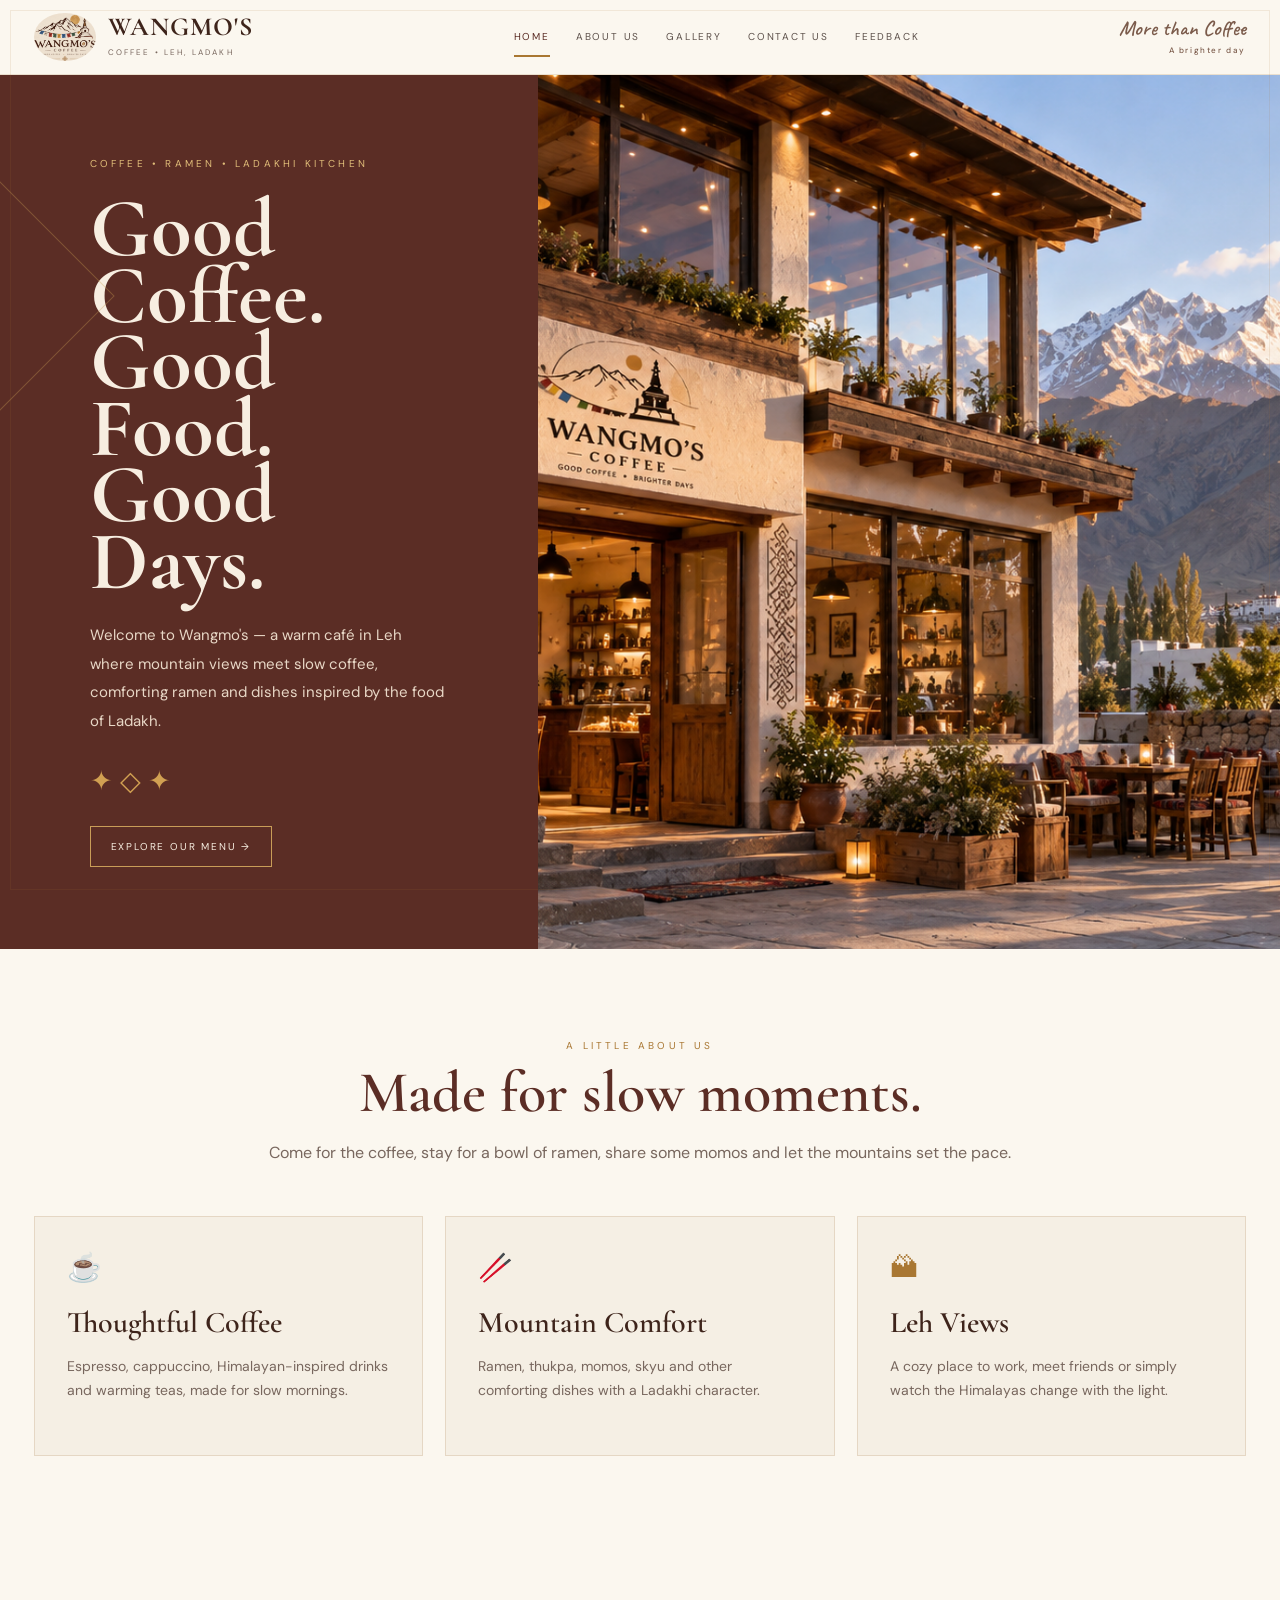
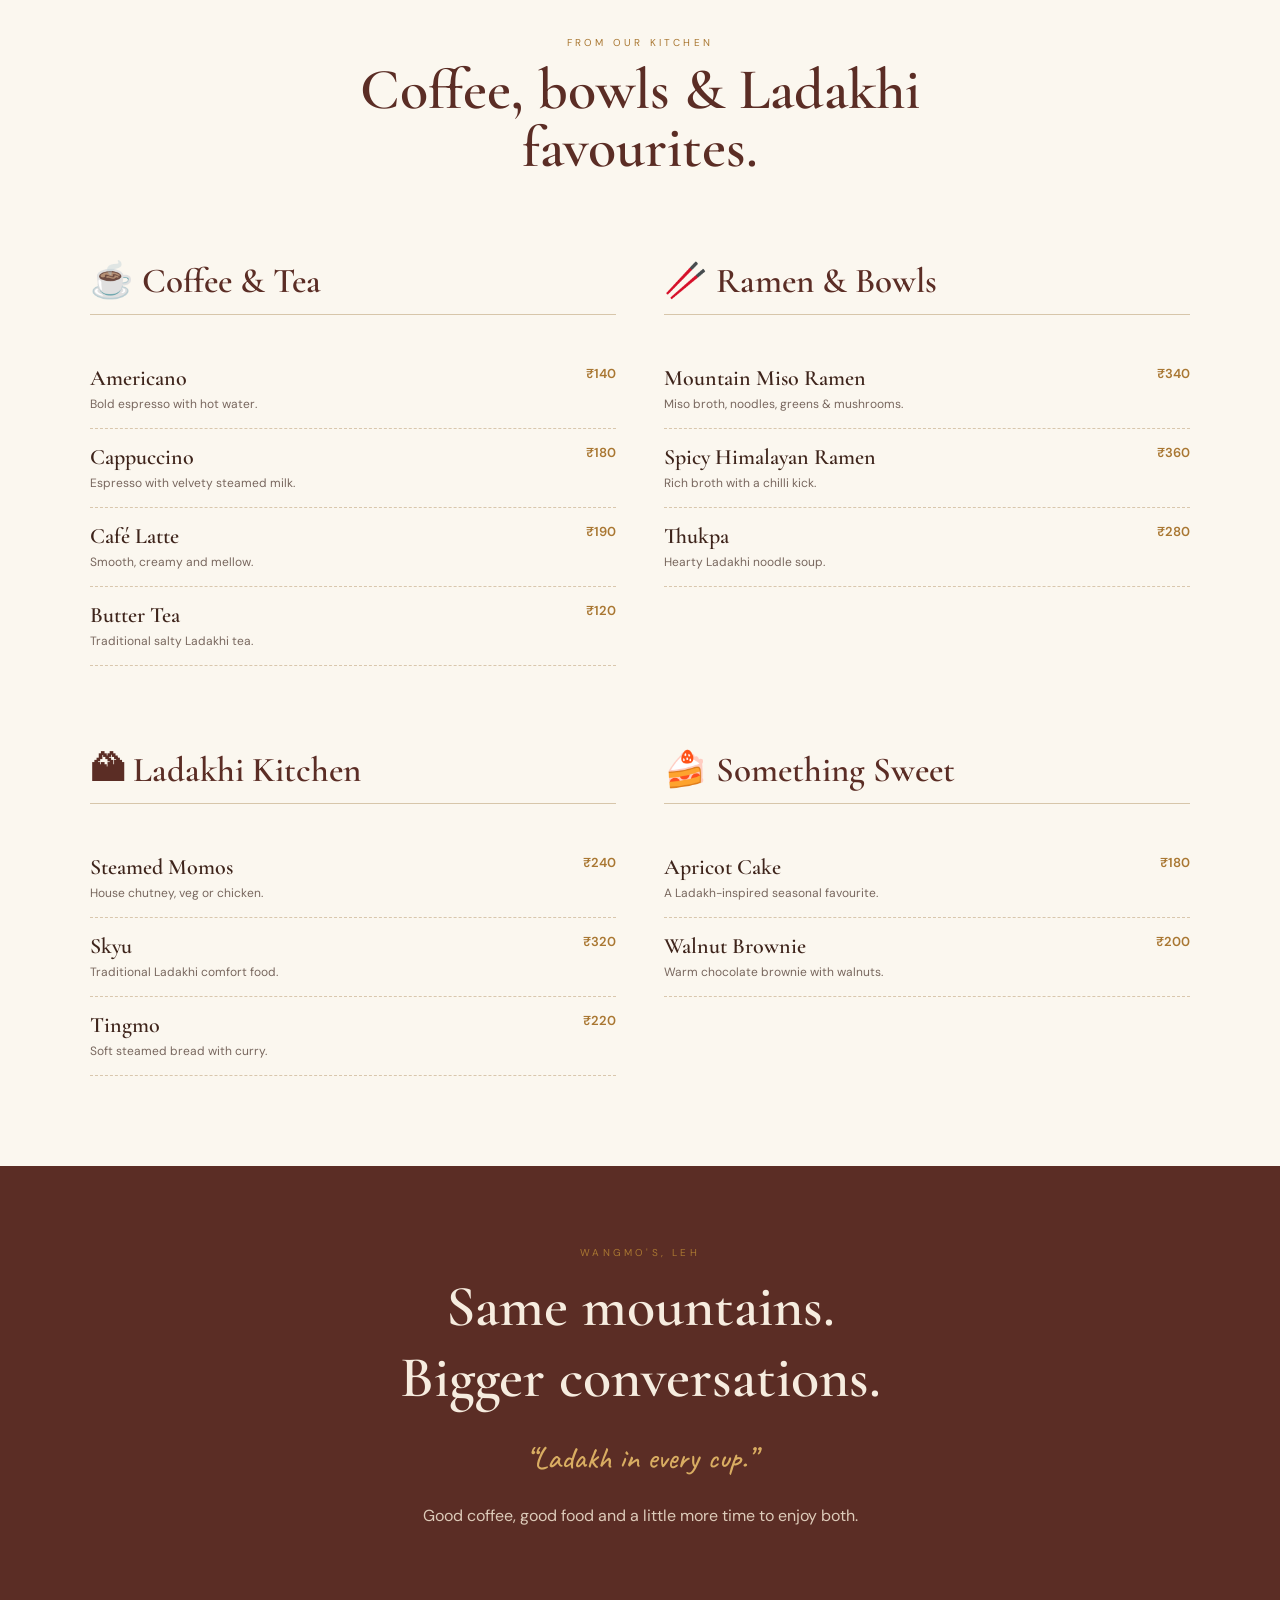
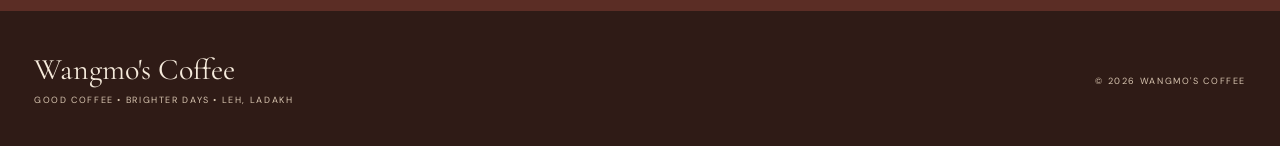
<file: index.html>
<!doctype html><html lang="en"><head><meta charset="utf-8"><meta name="viewport" content="width=device-width,initial-scale=1"><title>Wangmo's Coffee — Leh, Ladakh</title><meta name="description" content="Wangmo's Coffee in Leh — coffee, ramen and Ladakhi comfort food."><link rel="stylesheet" href="css/style.css"></head><body>
<header class="nav"><div class="nav-inner"><a class="brand" href="index.html"><img class="brand-mark" src="images/wangmos-logo.jpg" alt="Wangmo's Coffee"><div><div class="brand-name">WANGMO'S</div><div class="brand-sub">COFFEE • LEH, LADAKH</div></div></a><button class="menu-btn" aria-label="Open navigation">☰</button><nav class="links"><a class="active" href="index.html">Home</a><a href="about.html">About Us</a><a href="gallery.html">Gallery</a><a href="contact.html">Contact Us</a><a href="feedback.html">Feedback</a></nav><div class="tagline">More than Coffee<br><small>A brighter day</small></div></div></header>
<main><section class="hero"><div class="hero-copy"><div class="kicker">Coffee • Ramen • Ladakhi Kitchen</div><h1>Good Coffee.<br>Good Food.<br>Good Days.</h1><p>Welcome to Wangmo's — a warm café in Leh where mountain views meet slow coffee, comforting ramen and dishes inspired by the food of Ladakh.</p><div class="ornament">✦ ◇ ✦</div><a class="btn" href="#menu">Explore our menu →</a></div><div class="hero-image"><img src="images/exterior.png" alt="Wangmo's Coffee in a Himalayan setting"></div></section>
<section class="section"><div class="section-head"><div class="eyebrow">A little about us</div><h2>Made for slow moments.</h2><p>Come for the coffee, stay for a bowl of ramen, share some momos and let the mountains set the pace.</p></div><div class="cards"><article class="card"><div class="icon">☕</div><h3>Thoughtful Coffee</h3><p>Espresso, cappuccino, Himalayan-inspired drinks and warming teas, made for slow mornings.</p></article><article class="card"><div class="icon">🥢</div><h3>Mountain Comfort</h3><p>Ramen, thukpa, momos, skyu and other comforting dishes with a Ladakhi character.</p></article><article class="card"><div class="icon">🏔</div><h3>Leh Views</h3><p>A cozy place to work, meet friends or simply watch the Himalayas change with the light.</p></article></div></section>
<section class="section" id="menu"><div class="section-head"><div class="eyebrow">From our kitchen</div><h2>Coffee, bowls & Ladakhi favourites.</h2></div><div class="menu-grid"><div class="menu-col"><h3>☕ Coffee & Tea</h3><div class="item"><div><span class="item-name">Americano</span><span class="item-desc">Bold espresso with hot water.</span></div><span class="price">₹140</span></div><div class="item"><div><span class="item-name">Cappuccino</span><span class="item-desc">Espresso with velvety steamed milk.</span></div><span class="price">₹180</span></div><div class="item"><div><span class="item-name">Café Latte</span><span class="item-desc">Smooth, creamy and mellow.</span></div><span class="price">₹190</span></div><div class="item"><div><span class="item-name">Butter Tea</span><span class="item-desc">Traditional salty Ladakhi tea.</span></div><span class="price">₹120</span></div></div><div class="menu-col"><h3>🥢 Ramen & Bowls</h3><div class="item"><div><span class="item-name">Mountain Miso Ramen</span><span class="item-desc">Miso broth, noodles, greens & mushrooms.</span></div><span class="price">₹340</span></div><div class="item"><div><span class="item-name">Spicy Himalayan Ramen</span><span class="item-desc">Rich broth with a chilli kick.</span></div><span class="price">₹360</span></div><div class="item"><div><span class="item-name">Thukpa</span><span class="item-desc">Hearty Ladakhi noodle soup.</span></div><span class="price">₹280</span></div></div><div class="menu-col"><h3>🏔 Ladakhi Kitchen</h3><div class="item"><div><span class="item-name">Steamed Momos</span><span class="item-desc">House chutney, veg or chicken.</span></div><span class="price">₹240</span></div><div class="item"><div><span class="item-name">Skyu</span><span class="item-desc">Traditional Ladakhi comfort food.</span></div><span class="price">₹320</span></div><div class="item"><div><span class="item-name">Tingmo</span><span class="item-desc">Soft steamed bread with curry.</span></div><span class="price">₹220</span></div></div><div class="menu-col"><h3>🍰 Something Sweet</h3><div class="item"><div><span class="item-name">Apricot Cake</span><span class="item-desc">A Ladakh-inspired seasonal favourite.</span></div><span class="price">₹180</span></div><div class="item"><div><span class="item-name">Walnut Brownie</span><span class="item-desc">Warm chocolate brownie with walnuts.</span></div><span class="price">₹200</span></div></div></div></section>
<section class="feature"><div class="eyebrow">Wangmo's, Leh</div><h2>Same mountains.<br>Bigger conversations.</h2><div class="quote">“Ladakh in every cup.”</div><p>Good coffee, good food and a little more time to enjoy both.</p></section>
</main><footer><div class="footer-inner"><div><div class="footer-logo">Wangmo's Coffee</div><div class="footer-small">GOOD COFFEE • BRIGHTER DAYS • LEH, LADAKH</div></div><div class="footer-small">© <span data-year></span> WANGMO'S COFFEE</div></div></footer><script src="js/script.js"></script></body></html>
</file>
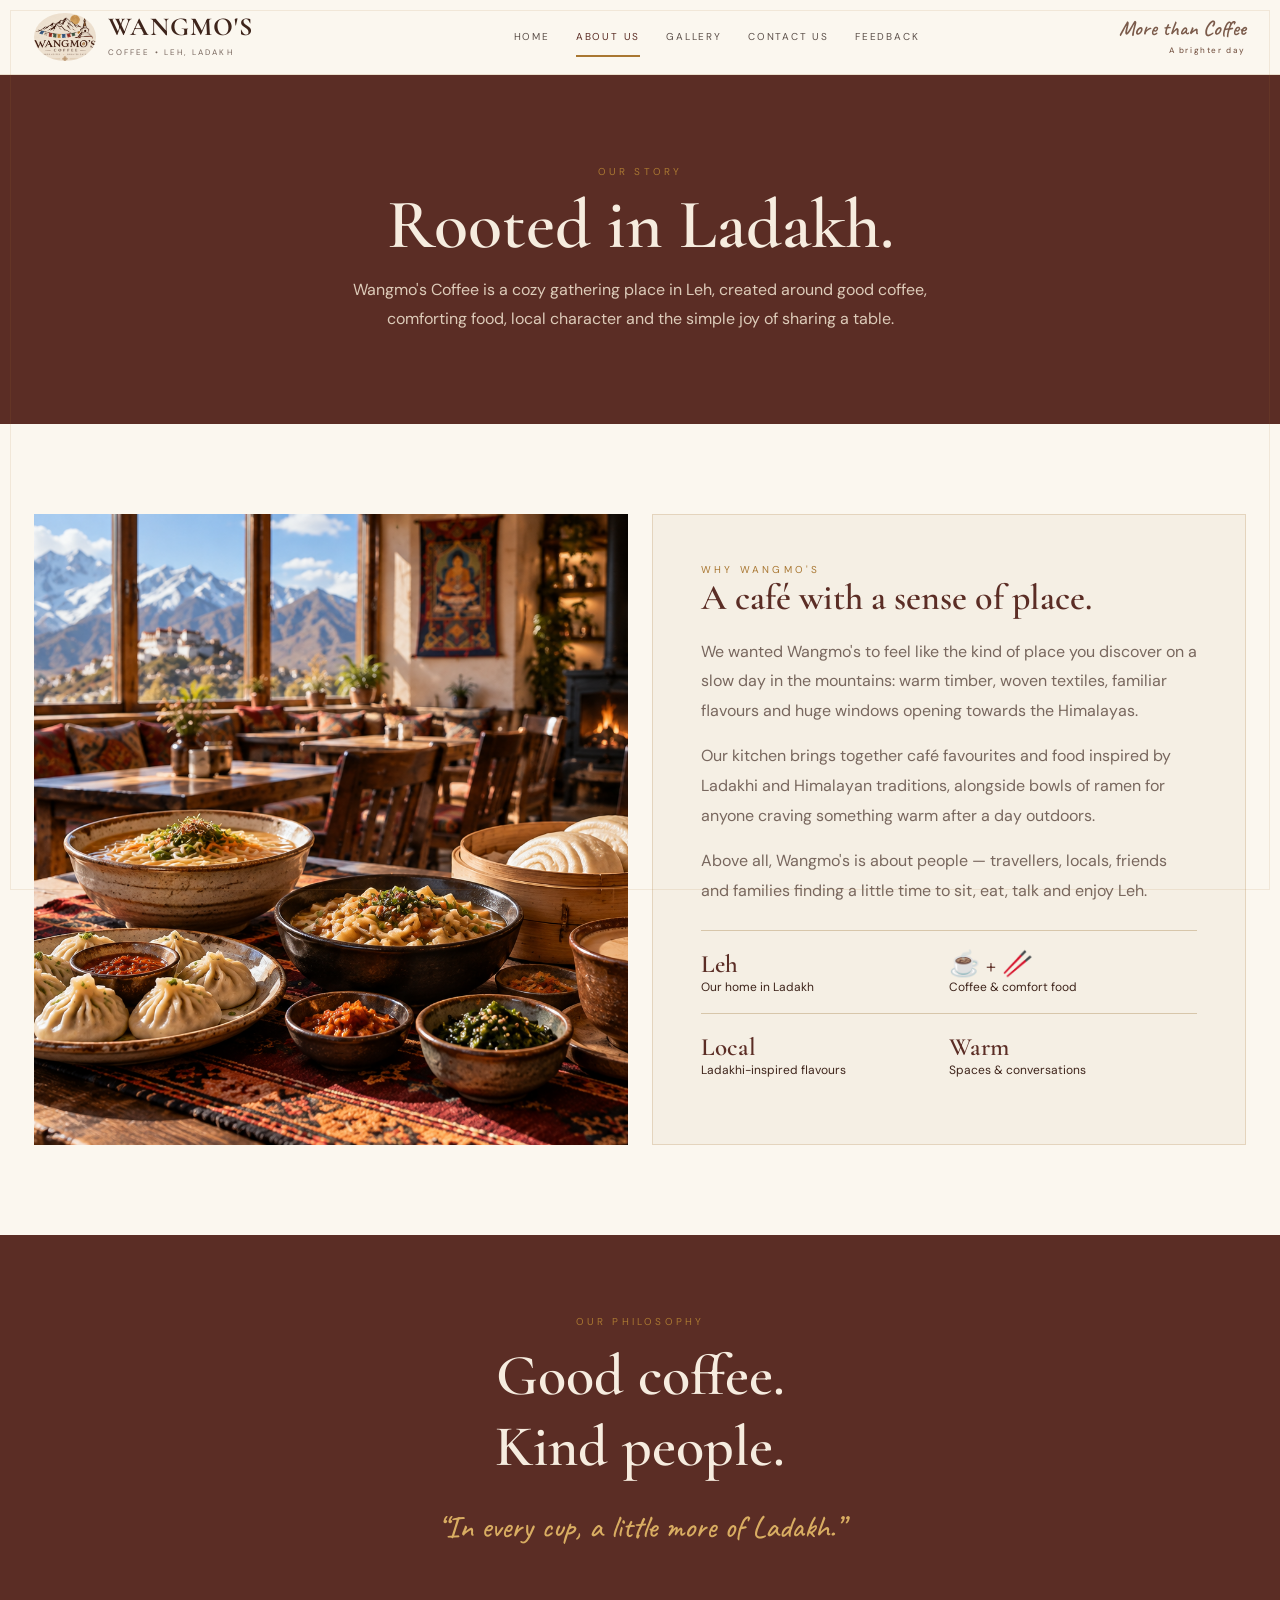
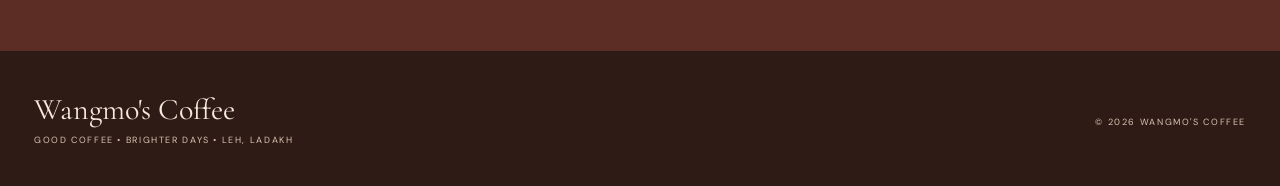
<file: about.html>
<!doctype html><html lang="en"><head><meta charset="utf-8"><meta name="viewport" content="width=device-width,initial-scale=1"><title>About Us — Wangmo's Coffee</title><link rel="stylesheet" href="css/style.css"></head><body>
<header class="nav"><div class="nav-inner"><a class="brand" href="index.html"><img class="brand-mark" src="images/wangmos-logo.jpg" alt="Wangmo's Coffee"><div><div class="brand-name">WANGMO'S</div><div class="brand-sub">COFFEE • LEH, LADAKH</div></div></a><button class="menu-btn" aria-label="Open navigation">☰</button><nav class="links"><a href="index.html">Home</a><a class="active" href="about.html">About Us</a><a href="gallery.html">Gallery</a><a href="contact.html">Contact Us</a><a href="feedback.html">Feedback</a></nav><div class="tagline">More than Coffee<br><small>A brighter day</small></div></div></header>
<main><section class="page-hero"><div class="eyebrow">Our story</div><h1 class="page-title">Rooted in Ladakh.</h1><p>Wangmo's Coffee is a cozy gathering place in Leh, created around good coffee, comforting food, local character and the simple joy of sharing a table.</p></section><section class="section"><div class="about-grid"><img class="story-image" src="images/ladakhi-food.png" alt="Ladakhi dishes served at Wangmo's Coffee"><div class="panel copy"><div class="eyebrow">Why Wangmo's</div><h3>A café with a sense of place.</h3><p>We wanted Wangmo's to feel like the kind of place you discover on a slow day in the mountains: warm timber, woven textiles, familiar flavours and huge windows opening towards the Himalayas.</p><p>Our kitchen brings together café favourites and food inspired by Ladakhi and Himalayan traditions, alongside bowls of ramen for anyone craving something warm after a day outdoors.</p><p>Above all, Wangmo's is about people — travellers, locals, friends and families finding a little time to sit, eat, talk and enjoy Leh.</p><div class="facts"><div class="fact"><strong>Leh</strong>Our home in Ladakh</div><div class="fact"><strong>☕ + 🥢</strong>Coffee & comfort food</div><div class="fact"><strong>Local</strong>Ladakhi-inspired flavours</div><div class="fact"><strong>Warm</strong>Spaces & conversations</div></div></div></div></section><section class="feature"><div class="eyebrow">Our philosophy</div><h2>Good coffee.<br>Kind people.</h2><div class="quote">“In every cup, a little more of Ladakh.”</div></section></main><footer><div class="footer-inner"><div><div class="footer-logo">Wangmo's Coffee</div><div class="footer-small">GOOD COFFEE • BRIGHTER DAYS • LEH, LADAKH</div></div><div class="footer-small">© <span data-year></span> WANGMO'S COFFEE</div></div></footer><script src="js/script.js"></script></body></html>
</file>
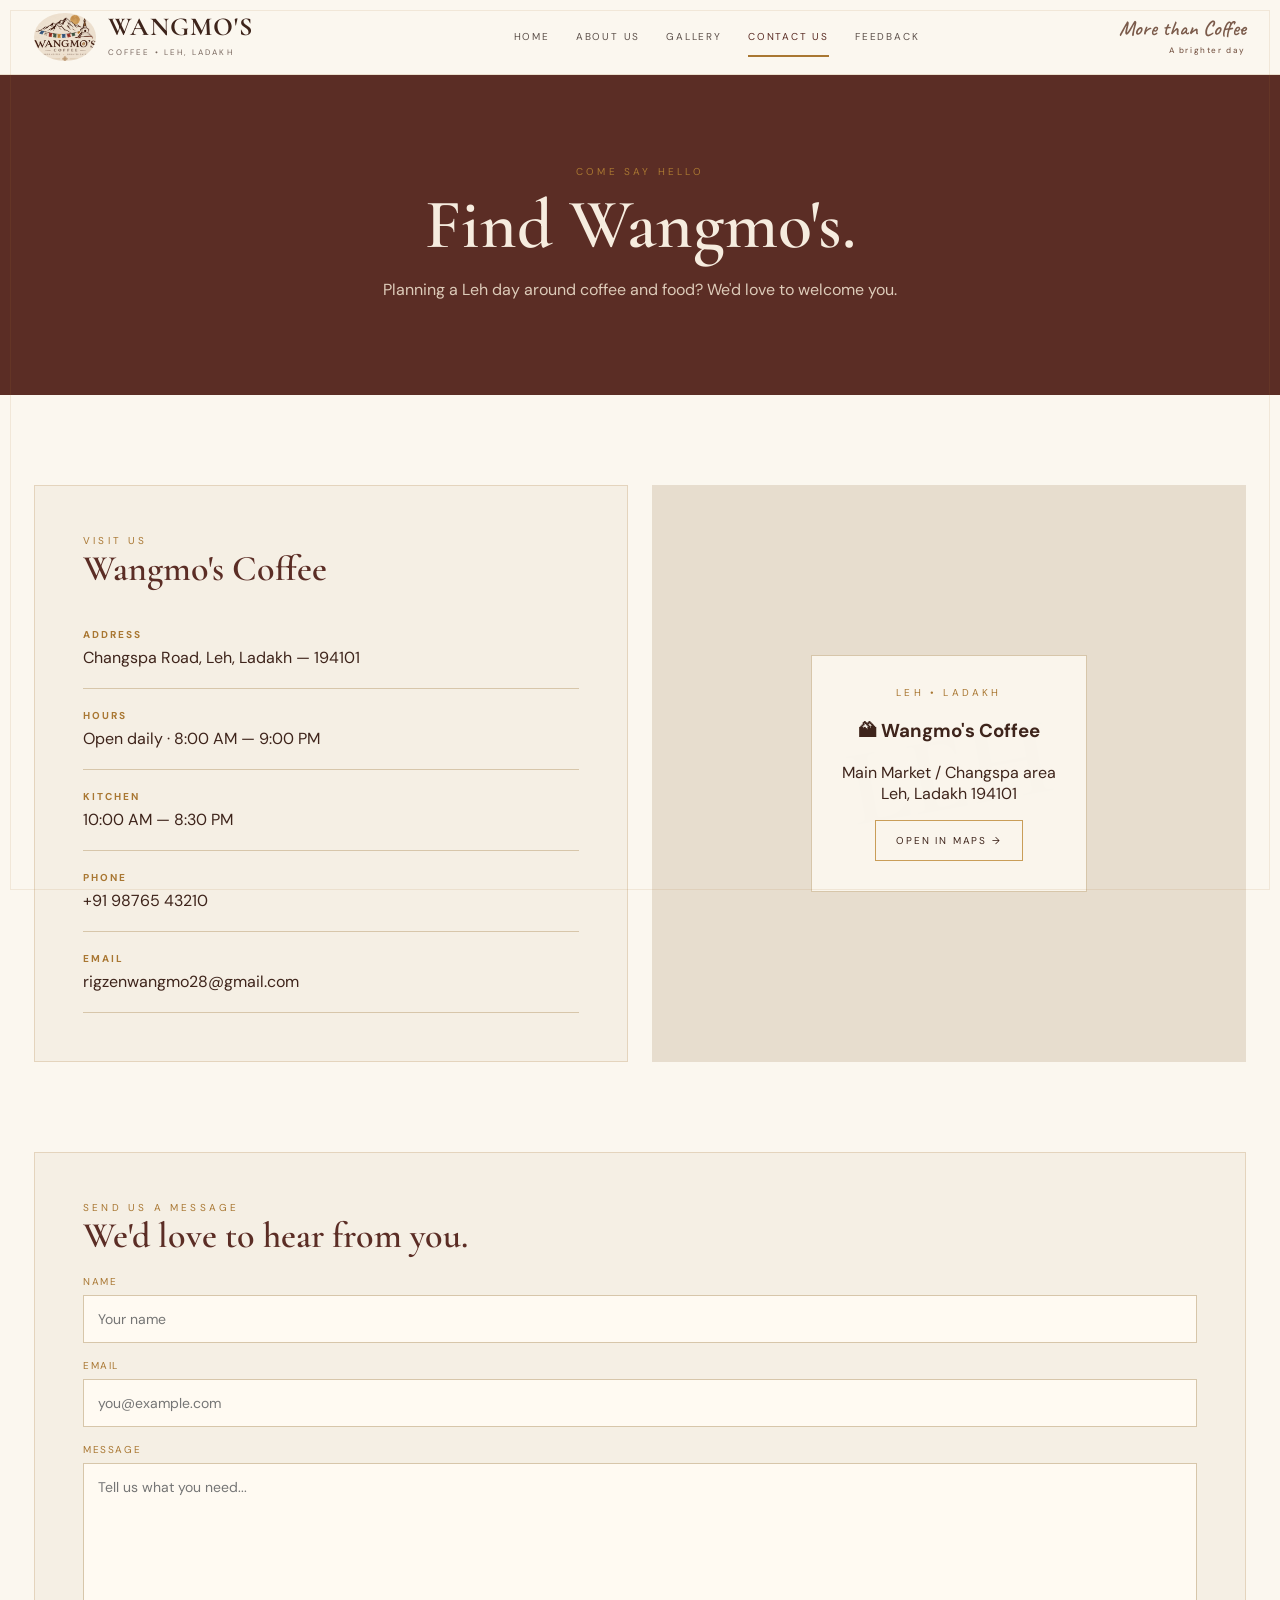
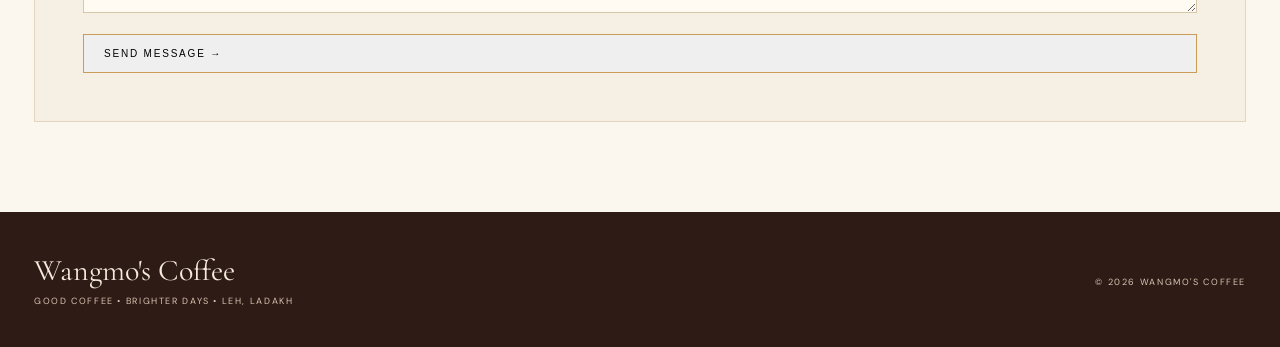
<file: contact.html>
<!doctype html><html lang="en"><head><meta charset="utf-8"><meta name="viewport" content="width=device-width,initial-scale=1"><title>Contact Us — Wangmo's Coffee</title><link rel="stylesheet" href="css/style.css"></head><body>
<header class="nav"><div class="nav-inner"><a class="brand" href="index.html"><img class="brand-mark" src="images/wangmos-logo.jpg" alt="Wangmo's Coffee"><div><div class="brand-name">WANGMO'S</div><div class="brand-sub">COFFEE • LEH, LADAKH</div></div></a><button class="menu-btn" aria-label="Open navigation">☰</button><nav class="links"><a href="index.html">Home</a><a href="about.html">About Us</a><a href="gallery.html">Gallery</a><a class="active" href="contact.html">Contact Us</a><a href="feedback.html">Feedback</a></nav><div class="tagline">More than Coffee<br><small>A brighter day</small></div></div></header>
<main><section class="page-hero"><div class="eyebrow">Come say hello</div><h1 class="page-title">Find Wangmo's.</h1><p>Planning a Leh day around coffee and food? We'd love to welcome you.</p></section><section class="section"><div class="contact-grid"><div class="panel"><div class="eyebrow">Visit us</div><h3>Wangmo's Coffee</h3><div class="contact-list"><div class="contact-row"><strong>Address</strong>Changspa Road, Leh, Ladakh — 194101</div><div class="contact-row"><strong>Hours</strong>Open daily · 8:00 AM — 9:00 PM</div><div class="contact-row"><strong>Kitchen</strong>10:00 AM — 8:30 PM</div><div class="contact-row"><strong>Phone</strong>+91 98765 43210</div><div class="contact-row"><strong>Email</strong>rigzenwangmo28@gmail.com</div></div></div><div class="map-box"><div class="map-card"><div class="eyebrow">Leh • Ladakh</div><h3>🏔 Wangmo's Coffee</h3><p>Main Market / Changspa area<br>Leh, Ladakh 194101</p><a class="btn" href="https://www.google.com/maps/search/?api=1&query=Wangmo%27s%20Coffee%20Leh%20Ladakh" target="_blank" rel="noopener">Open in Maps →</a></div></div></div></section><section class="section" style="padding-top:0"><div class="panel"><div class="eyebrow">Send us a message</div><h3>We'd love to hear from you.</h3><form class="form" id="contact-form">
<input type="hidden" name="_subject" value="New Contact Message — Wangmo's Coffee">
<input type="hidden" name="_template" value="table">
<input type="text" name="_honey" tabindex="-1" autocomplete="off" style="display:none"><div class="field"><label>Name</label><input required name="name" placeholder="Your name"></div><div class="field"><label>Email</label><input required name="email" type="email" placeholder="you@example.com"></div><div class="field"><label>Message</label><textarea required name="message" placeholder="Tell us what you need..."></textarea></div><button class="btn" type="submit">Send message →</button><div class="success" id="contact-success">Thanks! Your message has been sent to Wangmo's Coffee. We'll get back to you soon.</div></form></div></section></main><footer><div class="footer-inner"><div><div class="footer-logo">Wangmo's Coffee</div><div class="footer-small">GOOD COFFEE • BRIGHTER DAYS • LEH, LADAKH</div></div><div class="footer-small">© <span data-year></span> WANGMO'S COFFEE</div></div></footer><script src="js/script.js"></script></body></html>
</file>
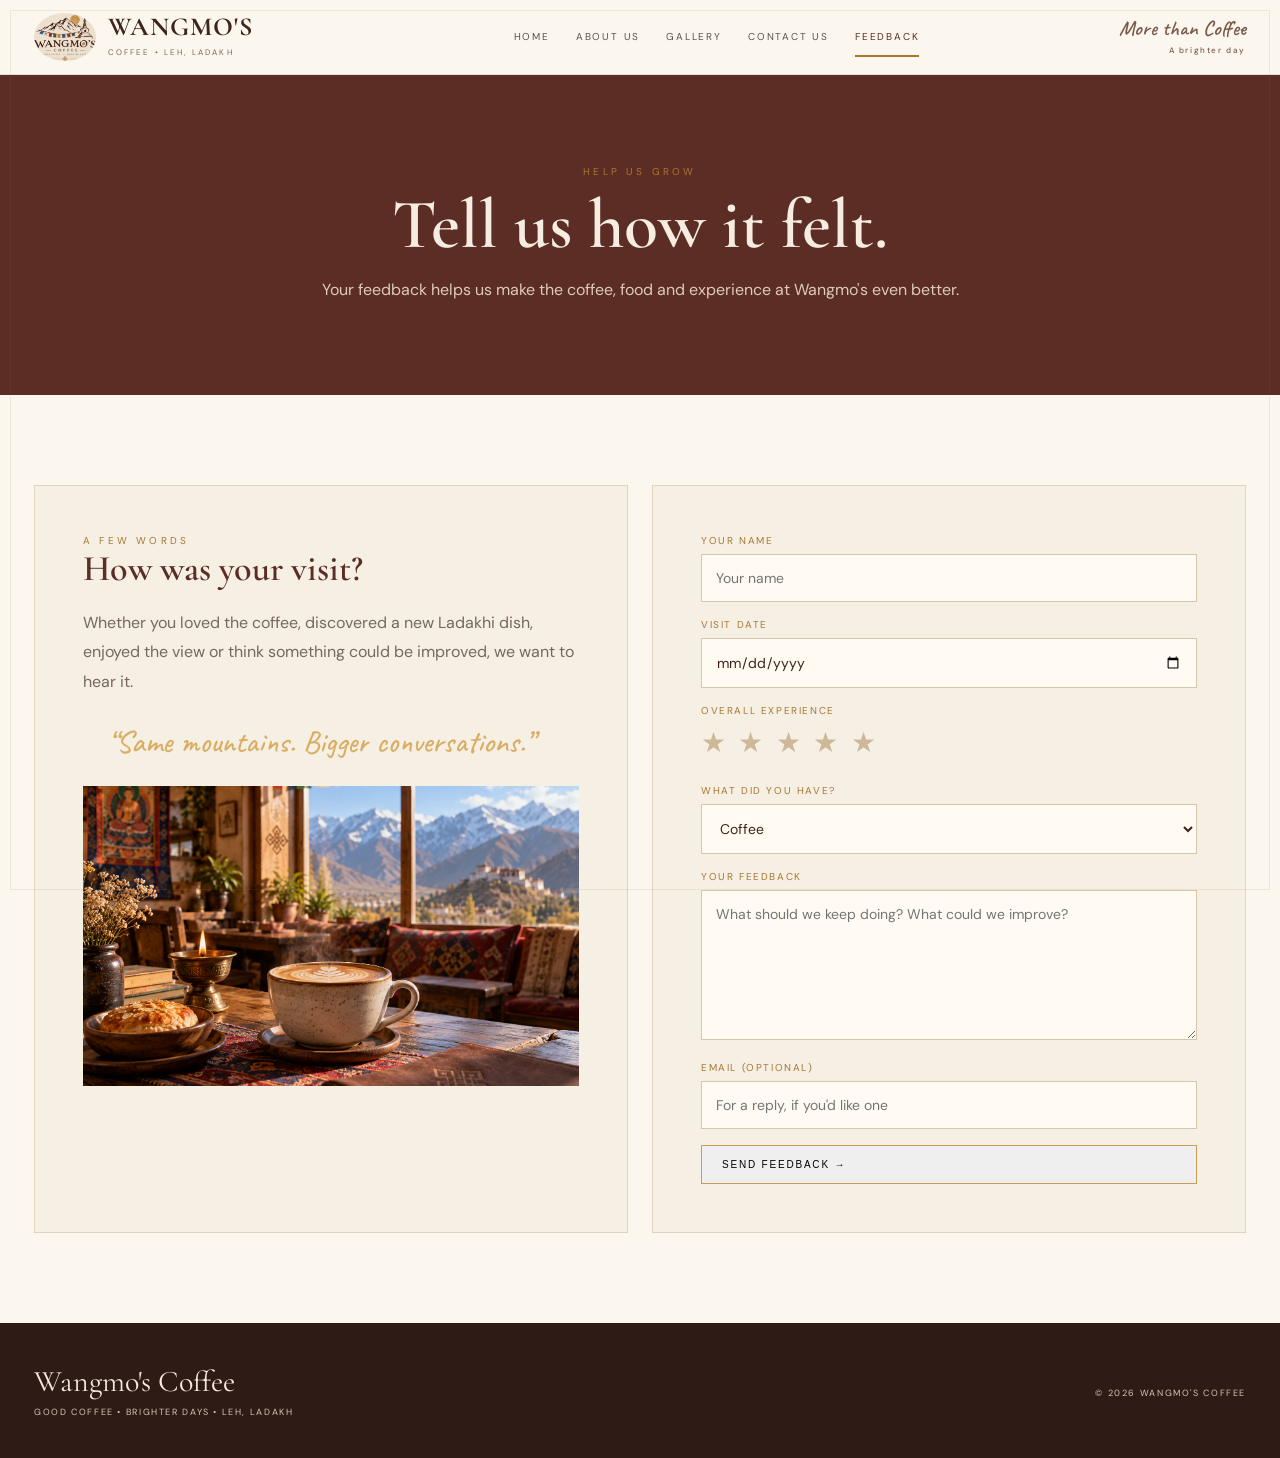
<file: feedback.html>
<!doctype html><html lang="en"><head><meta charset="utf-8"><meta name="viewport" content="width=device-width,initial-scale=1"><title>Feedback — Wangmo's Coffee</title><link rel="stylesheet" href="css/style.css"></head><body>
<header class="nav"><div class="nav-inner"><a class="brand" href="index.html"><img class="brand-mark" src="images/wangmos-logo.jpg" alt="Wangmo's Coffee"><div><div class="brand-name">WANGMO'S</div><div class="brand-sub">COFFEE • LEH, LADAKH</div></div></a><button class="menu-btn" aria-label="Open navigation">☰</button><nav class="links"><a href="index.html">Home</a><a href="about.html">About Us</a><a href="gallery.html">Gallery</a><a href="contact.html">Contact Us</a><a class="active" href="feedback.html">Feedback</a></nav><div class="tagline">More than Coffee<br><small>A brighter day</small></div></div></header>
<main><section class="page-hero"><div class="eyebrow">Help us grow</div><h1 class="page-title">Tell us how it felt.</h1><p>Your feedback helps us make the coffee, food and experience at Wangmo's even better.</p></section><section class="section"><div class="feedback-grid"><div class="panel copy"><div class="eyebrow">A few words</div><h3>How was your visit?</h3><p>Whether you loved the coffee, discovered a new Ladakhi dish, enjoyed the view or think something could be improved, we want to hear it.</p><div class="quote">“Same mountains. Bigger conversations.”</div><img src="images/coffee-detail.png" alt="Coffee at Wangmo's" style="margin-top:20px;max-height:300px;width:100%;object-fit:cover"></div><div class="panel"><form class="form" id="feedback-form">
<input type="hidden" name="_subject" value="New Customer Feedback — Wangmo's Coffee">
<input type="hidden" name="_template" value="table">
<input type="text" name="_honey" tabindex="-1" autocomplete="off" style="display:none"><div class="field"><label>Your name</label><input required name="name" placeholder="Your name"></div><div class="field"><label>Visit date</label><input type="date" name="visit_date"></div><div class="field"><label>Overall experience</label><div class="rating"><input id="s5" type="radio" name="rating" value="5" required><label for="s5">★</label><input id="s4" type="radio" name="rating" value="4"><label for="s4">★</label><input id="s3" type="radio" name="rating" value="3"><label for="s3">★</label><input id="s2" type="radio" name="rating" value="2"><label for="s2">★</label><input id="s1" type="radio" name="rating" value="1"><label for="s1">★</label></div></div><div class="field"><label>What did you have?</label><select name="ordered"><option>Coffee</option><option>Ramen</option><option>Ladakhi dishes</option><option>Dessert</option><option>A little bit of everything</option></select></div><div class="field"><label>Your feedback</label><textarea required name="feedback" placeholder="What should we keep doing? What could we improve?"></textarea></div><div class="field"><label>Email (optional)</label><input type="email" name="email" placeholder="For a reply, if you'd like one"></div><button class="btn" type="submit">Send feedback →</button><div class="success" id="success">Thank you for sharing your experience with Wangmo's.</div></form></div></div></section></main><footer><div class="footer-inner"><div><div class="footer-logo">Wangmo's Coffee</div><div class="footer-small">GOOD COFFEE • BRIGHTER DAYS • LEH, LADAKH</div></div><div class="footer-small">© <span data-year></span> WANGMO'S COFFEE</div></div></footer><script src="js/script.js"></script></body></html>
</file>
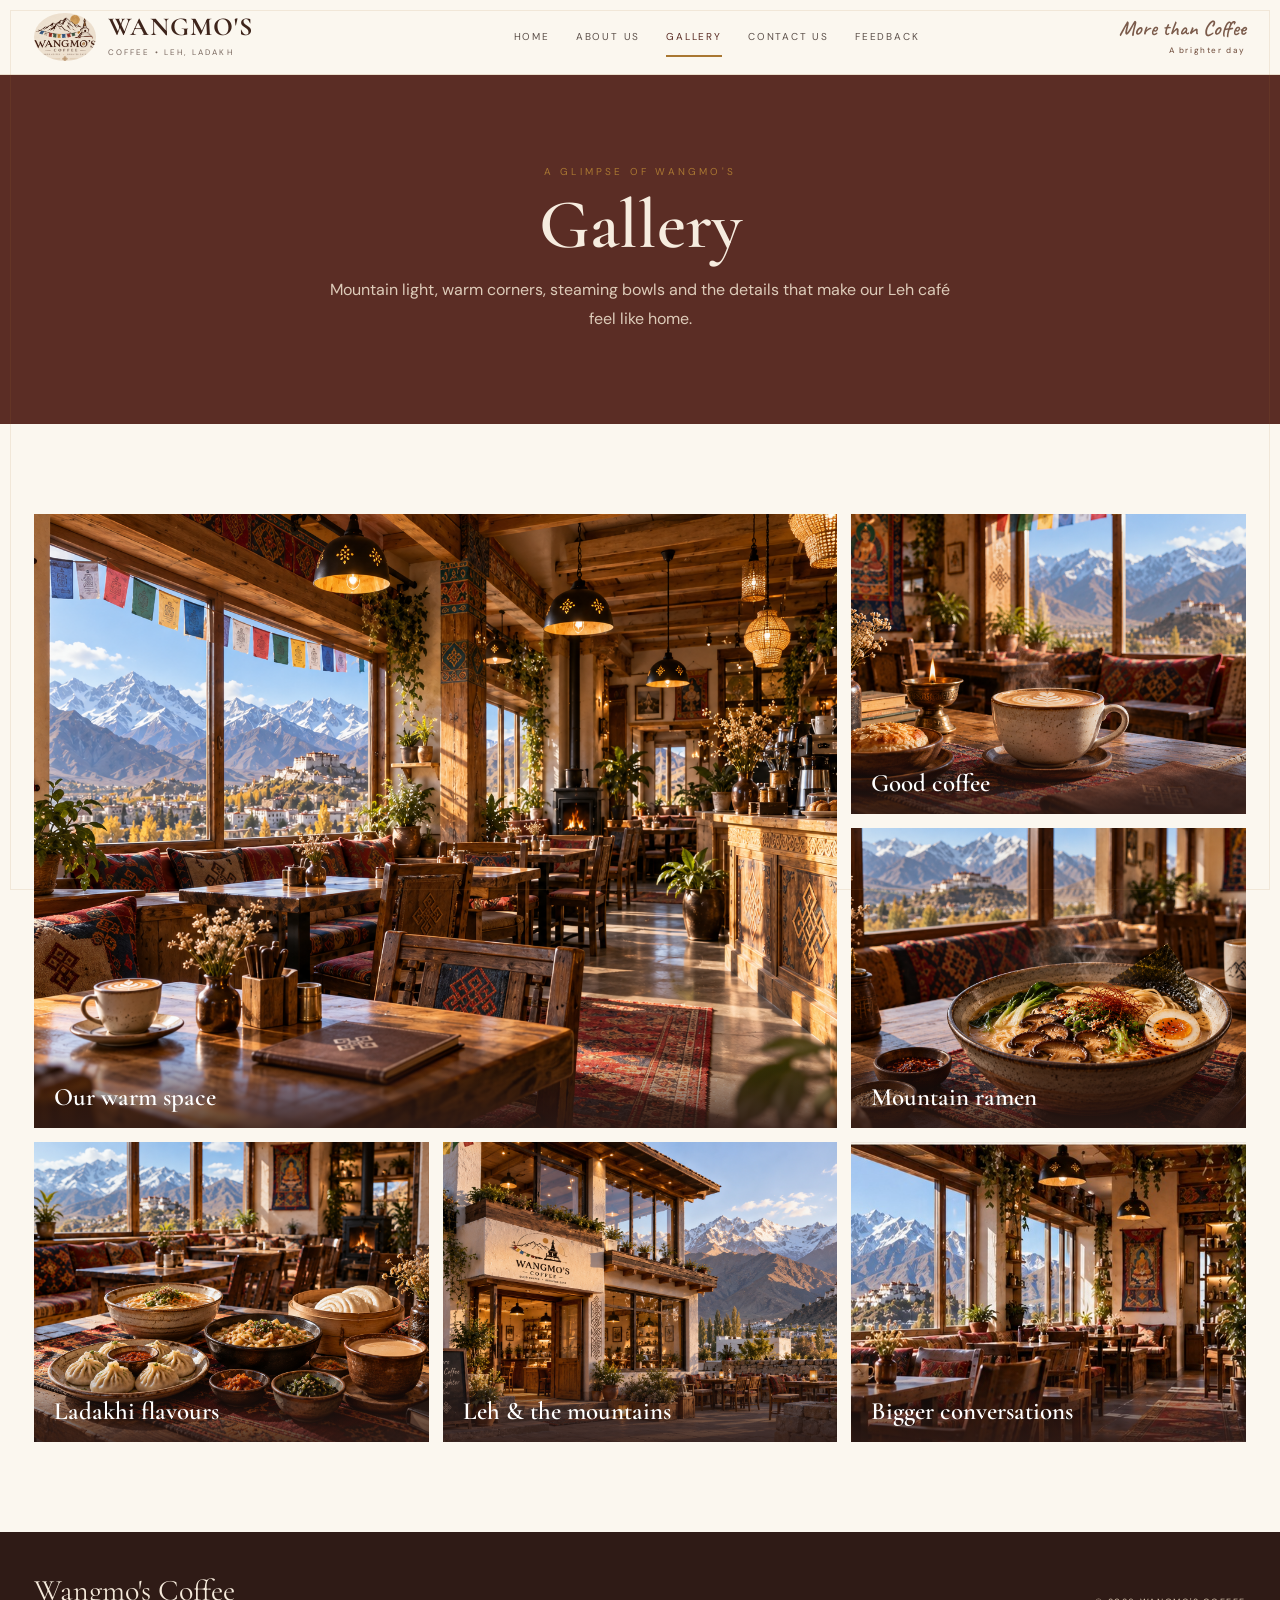
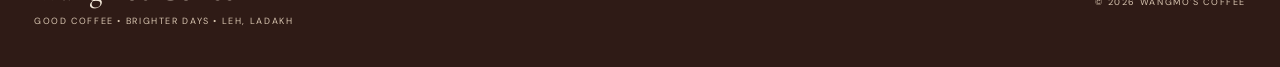
<file: gallery.html>
<!doctype html><html lang="en"><head><meta charset="utf-8"><meta name="viewport" content="width=device-width,initial-scale=1"><title>Gallery — Wangmo's Coffee</title><link rel="stylesheet" href="css/style.css"></head><body>
<header class="nav"><div class="nav-inner"><a class="brand" href="index.html"><img class="brand-mark" src="images/wangmos-logo.jpg" alt="Wangmo's Coffee"><div><div class="brand-name">WANGMO'S</div><div class="brand-sub">COFFEE • LEH, LADAKH</div></div></a><button class="menu-btn" aria-label="Open navigation">☰</button><nav class="links"><a href="index.html">Home</a><a href="about.html">About Us</a><a class="active" href="gallery.html">Gallery</a><a href="contact.html">Contact Us</a><a href="feedback.html">Feedback</a></nav><div class="tagline">More than Coffee<br><small>A brighter day</small></div></div></header>
<main><section class="page-hero"><div class="eyebrow">A glimpse of Wangmo's</div><h1 class="page-title">Gallery</h1><p>Mountain light, warm corners, steaming bowls and the details that make our Leh café feel like home.</p></section><section class="section"><div class="gallery"><figure><img src="images/interior-main.png" alt="Wangmo's Coffee interior"><figcaption>Our warm space</figcaption></figure><figure><img src="images/coffee-detail.png" alt="Coffee at Wangmo's"><figcaption>Good coffee</figcaption></figure><figure><img src="images/ramen-detail.png" alt="Ramen at Wangmo's"><figcaption>Mountain ramen</figcaption></figure><figure><img src="images/ladakhi-food.png" alt="Ladakhi food"><figcaption>Ladakhi flavours</figcaption></figure><figure><img src="images/exterior.png" alt="Wangmo's exterior"><figcaption>Leh & the mountains</figcaption></figure><figure><img src="images/cafe-interior.jpg" alt="Café seating with Himalayan view"><figcaption>Bigger conversations</figcaption></figure></div></section></main><footer><div class="footer-inner"><div><div class="footer-logo">Wangmo's Coffee</div><div class="footer-small">GOOD COFFEE • BRIGHTER DAYS • LEH, LADAKH</div></div><div class="footer-small">© <span data-year></span> WANGMO'S COFFEE</div></div></footer><script src="js/script.js"></script></body></html>
</file>
<file: css/style.css>
@import url('https://fonts.googleapis.com/css2?family=Cormorant+Garamond:wght@500;600;700&family=DM+Sans:wght@400;500;600&family=Caveat:wght@500;600&display=swap');
:root{--cream:#f5efe4;--paper:#fbf7ef;--ink:#3e241b;--brown:#5b2d25;--gold:#a97732;--muted:#78675e;--line:#d7c6aa;--white:#fffaf2}
*{box-sizing:border-box}html{scroll-behavior:smooth}body{margin:0;background:var(--paper);color:var(--ink);font-family:'DM Sans',sans-serif}a{color:inherit;text-decoration:none}img{max-width:100%;display:block}
body:before{content:'';position:fixed;inset:10px;border:1px solid rgba(169,119,50,.12);pointer-events:none;z-index:100}
.nav{position:sticky;top:0;z-index:50;background:rgba(251,247,239,.97);backdrop-filter:blur(12px);border-bottom:1px solid #eadfce}.nav-inner{max-width:1400px;margin:auto;padding:13px 34px;display:flex;align-items:center;gap:28px}.brand{display:flex;align-items:center;gap:12px;min-width:280px}.brand-mark{width:62px;height:48px;object-fit:cover;object-position:center 37%;border-radius:50%}.brand-name{font:700 26px/0.8 'Cormorant Garamond',serif;letter-spacing:.04em}.brand-sub{font-size:8px;letter-spacing:.26em;margin-top:9px;color:var(--muted)}
.links{display:flex;justify-content:center;gap:26px;flex:1}.links a{font-size:10px;letter-spacing:.18em;text-transform:uppercase;color:#5d514b;padding:12px 0;border-bottom:2px solid transparent}.links a:hover,.links a.active{border-color:var(--gold);color:var(--brown)}.tagline{font:600 21px/.9 Caveat,cursive;text-align:right;color:#7b5b4b}.tagline small{font:500 8px 'DM Sans';display:block;letter-spacing:.2em;margin-top:7px}.menu-btn{display:none;border:0;background:none;font-size:25px;color:var(--brown)}
.hero{max-width:1400px;margin:auto;display:grid;grid-template-columns:42% 58%;min-height:620px}.hero-copy{background:var(--brown);color:#f7eee1;padding:82px 7vw;position:relative;overflow:hidden}.hero-copy:before{content:'';position:absolute;width:180px;height:180px;border:1px solid rgba(201,158,85,.35);transform:rotate(45deg);left:-105px;top:130px}.kicker,.eyebrow{font-size:10px;letter-spacing:.32em;text-transform:uppercase;color:var(--gold)}.hero-copy .kicker{color:#e0bd79}.hero h1{font:700 clamp(58px,6.5vw,98px)/.8 'Cormorant Garamond',serif;margin:26px 0}.hero-copy p{max-width:490px;color:#e8d7c6;line-height:1.9;font-size:15px}.ornament{color:#d1a052;font-size:27px;margin:28px 0}.btn{display:inline-flex;align-items:center;gap:12px;padding:13px 20px;border:1px solid #c99d58;font-size:10px;letter-spacing:.18em;text-transform:uppercase;transition:.2s}.btn:hover{background:#c99d58;color:#321b15}.hero-image{min-height:620px;overflow:hidden}.hero-image img{width:100%;height:100%;object-fit:cover}
.section{max-width:1400px;margin:auto;padding:90px 34px}.section-head{text-align:center;max-width:760px;margin:0 auto 48px}.section-head h2,.page-title{font:600 58px/1 'Cormorant Garamond',serif;color:var(--brown);margin:12px 0 16px}.section-head p,.copy p{color:var(--muted);line-height:1.85}.cards{display:grid;grid-template-columns:repeat(3,1fr);gap:22px}.card{background:var(--cream);border:1px solid #e5d7c4;padding:32px;min-height:240px}.card .icon{font-size:28px;color:var(--gold);margin-bottom:18px}.card h3{font:600 30px 'Cormorant Garamond';margin:0 0 10px}.card p{color:var(--muted);line-height:1.7;font-size:14px}
.space-grid{display:grid;grid-template-columns:1.15fr .85fr;gap:22px}.space-grid img{height:100%;min-height:460px;object-fit:cover}.space-copy{background:#eee2d2;padding:55px}.space-copy h2{text-align:left}.detail-row{display:grid;grid-template-columns:repeat(2,1fr);gap:15px;margin-top:28px}.detail{padding:18px 0;border-top:1px solid var(--line);font-size:12px;letter-spacing:.08em}
.menu-section{background:#efe4d4}.menu-grid{max-width:1100px;margin:auto;display:grid;grid-template-columns:1fr 1fr;gap:48px}.menu-col h3{font:600 35px 'Cormorant Garamond';color:var(--brown);border-bottom:1px solid var(--line);padding-bottom:12px}.item{display:flex;justify-content:space-between;gap:20px;padding:15px 0;border-bottom:1px dashed #d9c7ad}.item-name{font:600 22px 'Cormorant Garamond'}.item-desc{display:block;font-size:12px;color:var(--muted);margin-top:4px;line-height:1.5}.price{font-size:13px;white-space:nowrap;color:var(--gold);font-weight:600}
.feature{background:var(--brown);color:#f6ecdf;padding:80px 34px;text-align:center}.feature h2{font:600 58px 'Cormorant Garamond';color:#f6ecdf;margin:12px}.feature p{max-width:650px;margin:auto;color:#ddcbb9;line-height:1.8}.quote{font:500 31px Caveat;color:#d9ad62;margin:25px}.page-hero{background:var(--brown);color:#f6ecdf;padding:90px 34px;text-align:center}.page-hero .page-title{color:#f6ecdf;font-size:70px}.page-hero p{max-width:650px;margin:0 auto;color:#ddcbb9;line-height:1.8}
.gallery{display:grid;grid-template-columns:repeat(3,1fr);gap:14px}.gallery figure{margin:0;position:relative;overflow:hidden;background:#e8dccb;min-height:300px}.gallery figure:first-child{grid-column:span 2;grid-row:span 2}.gallery img{width:100%;height:100%;min-height:300px;object-fit:cover;transition:.5s}.gallery figure:hover img{transform:scale(1.04)}.gallery figcaption{position:absolute;left:0;right:0;bottom:0;padding:30px 20px 16px;background:linear-gradient(transparent,rgba(47,27,22,.85));color:#fff;font:600 25px 'Cormorant Garamond'}
.about-grid,.contact-grid,.feedback-grid{display:grid;grid-template-columns:1fr 1fr;gap:24px}.panel{background:var(--cream);border:1px solid #e4d4bd;padding:48px}.panel h3{font:600 36px 'Cormorant Garamond';margin:0 0 18px;color:var(--brown)}.story-image{height:100%;min-height:500px;object-fit:cover}.facts{display:grid;grid-template-columns:1fr 1fr;margin-top:25px}.fact{border-top:1px solid var(--line);padding:18px 0;font-size:12px}.fact strong{display:block;font:600 25px 'Cormorant Garamond';color:var(--brown)}
.contact-list{display:grid;gap:0}.contact-row{padding:20px 0;border-bottom:1px solid var(--line)}.contact-row strong{display:block;text-transform:uppercase;font-size:10px;letter-spacing:.2em;color:var(--gold);margin-bottom:6px}.map-box{min-height:100%;background:#e7ddce;display:flex;align-items:center;justify-content:center;position:relative;overflow:hidden}.map-box:before{content:'LEH';position:absolute;font:700 110px 'Cormorant Garamond';color:rgba(91,45,37,.08);transform:rotate(-10deg)}.map-card{z-index:1;background:rgba(251,247,239,.94);padding:30px;text-align:center;border:1px solid var(--line)}
.form{display:grid;gap:16px}.field label{display:block;font-size:10px;letter-spacing:.16em;text-transform:uppercase;margin-bottom:7px;color:var(--gold)}.field input,.field textarea,.field select{width:100%;border:1px solid #d7c6aa;background:#fffaf2;padding:14px;font:14px 'DM Sans';color:var(--ink);outline:none}.field textarea{min-height:150px;resize:vertical}.field input:focus,.field textarea:focus,.field select:focus{border-color:var(--gold)}.rating{display:flex;gap:8px;flex-direction:row-reverse;justify-content:flex-end}.rating input{display:none}.rating label{font-size:28px;color:#cdb99a;cursor:pointer}.rating label:hover,.rating label:hover~label,.rating input:checked~label{color:var(--gold)}
footer{background:#2f1b16;color:#d8c5b0;padding:40px 34px}.footer-inner{max-width:1400px;margin:auto;display:flex;justify-content:space-between;gap:30px;align-items:center}.footer-logo{font:30px 'Cormorant Garamond';color:#f5eadb}.footer-small{font-size:9px;letter-spacing:.18em;margin-top:6px}.success{display:none;background:#e6ddc8;border:1px solid var(--gold);padding:15px;margin-top:15px;color:var(--brown)}
@media(max-width:900px){.links{display:none}.links.open{display:flex;position:absolute;left:0;right:0;top:74px;background:var(--paper);padding:18px 25px;flex-direction:column;gap:4px;border-bottom:1px solid var(--line)}.tagline{display:none}.menu-btn{display:block;margin-left:auto}.nav-inner{padding:12px 18px}.brand{min-width:0}.hero{grid-template-columns:1fr}.hero-image{min-height:420px;order:-1}.hero-copy{padding:65px 30px}.cards,.menu-grid,.about-grid,.contact-grid,.feedback-grid{grid-template-columns:1fr}.section{padding:65px 20px}.section-head h2,.feature h2{font-size:48px}.space-grid{grid-template-columns:1fr}.space-grid img{min-height:320px}.gallery{grid-template-columns:1fr 1fr}.gallery figure:first-child{grid-column:span 2;grid-row:span 1}.page-hero .page-title{font-size:56px}.footer-inner{flex-direction:column;align-items:flex-start}}
@media(max-width:550px){.gallery{grid-template-columns:1fr}.gallery figure:first-child{grid-column:span 1}.detail-row,.facts{grid-template-columns:1fr}.page-hero{padding:65px 20px}.page-hero .page-title{font-size:48px}}
</file>
